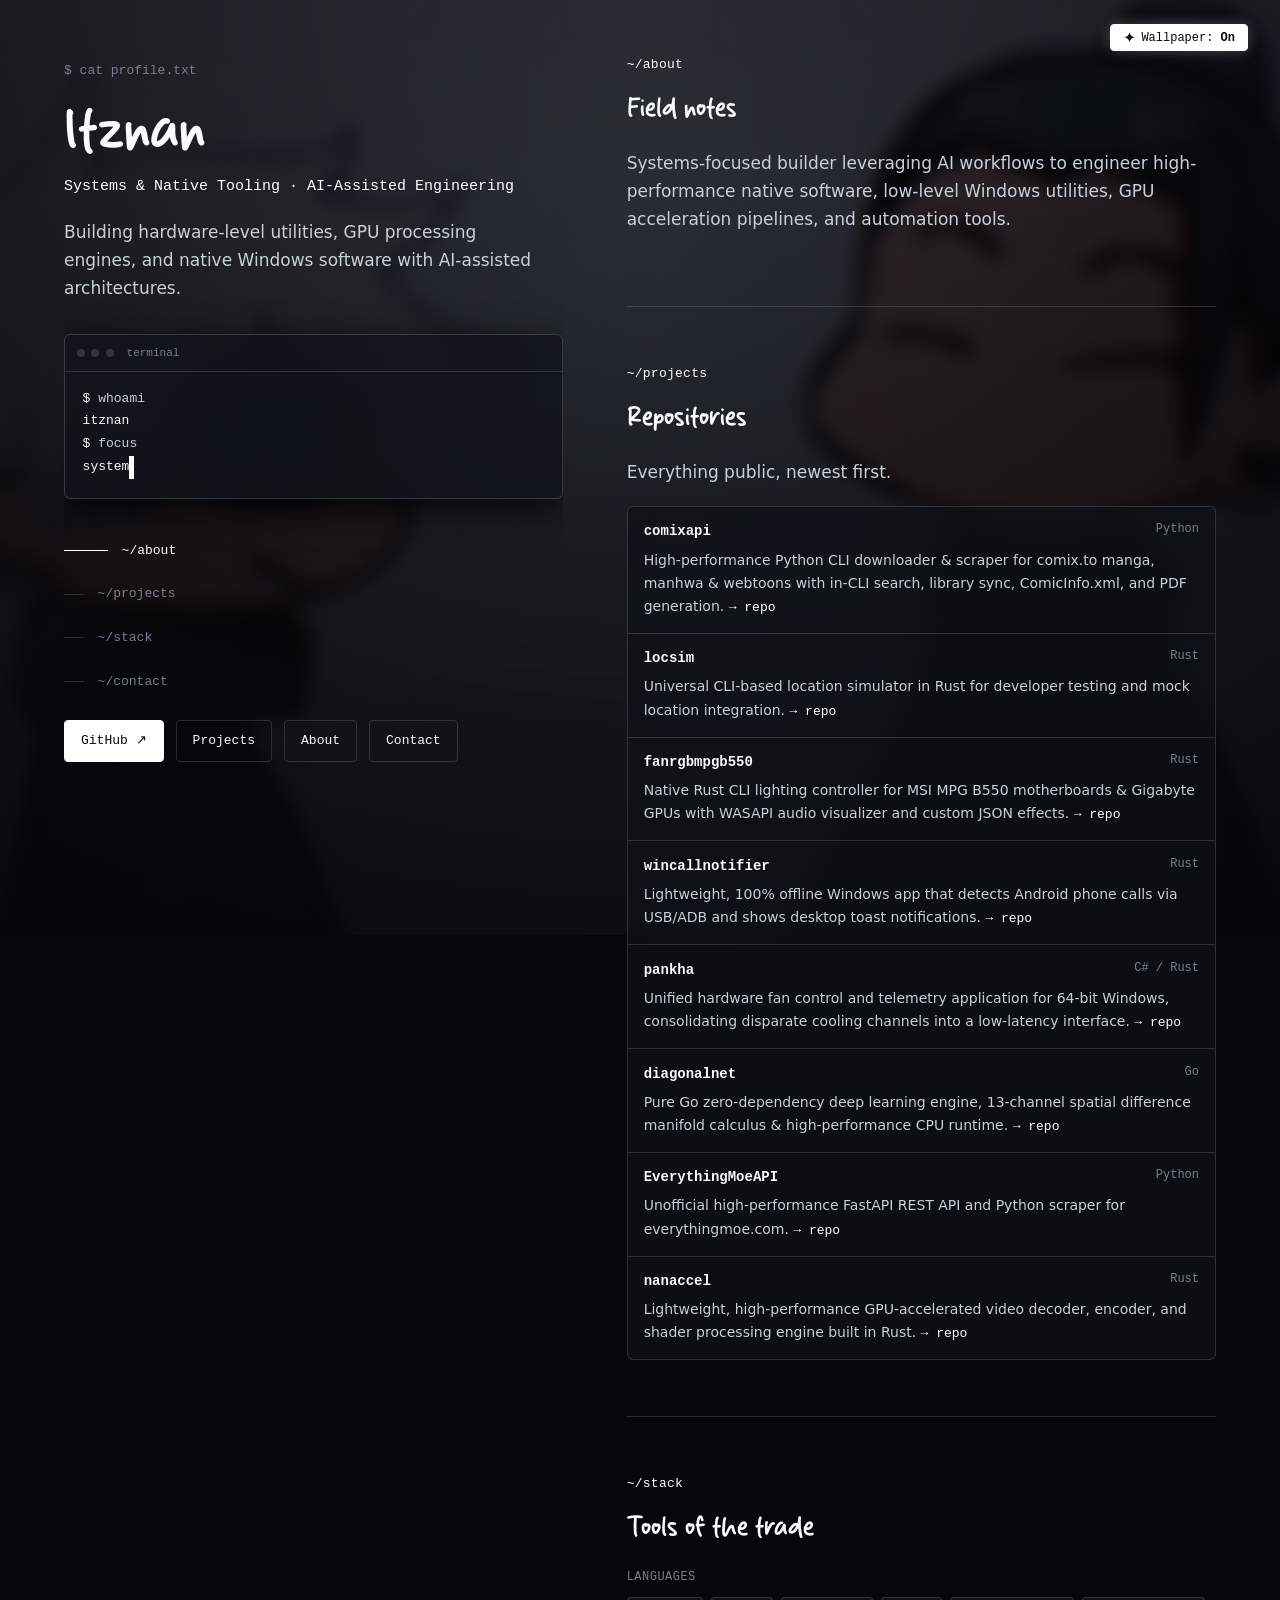
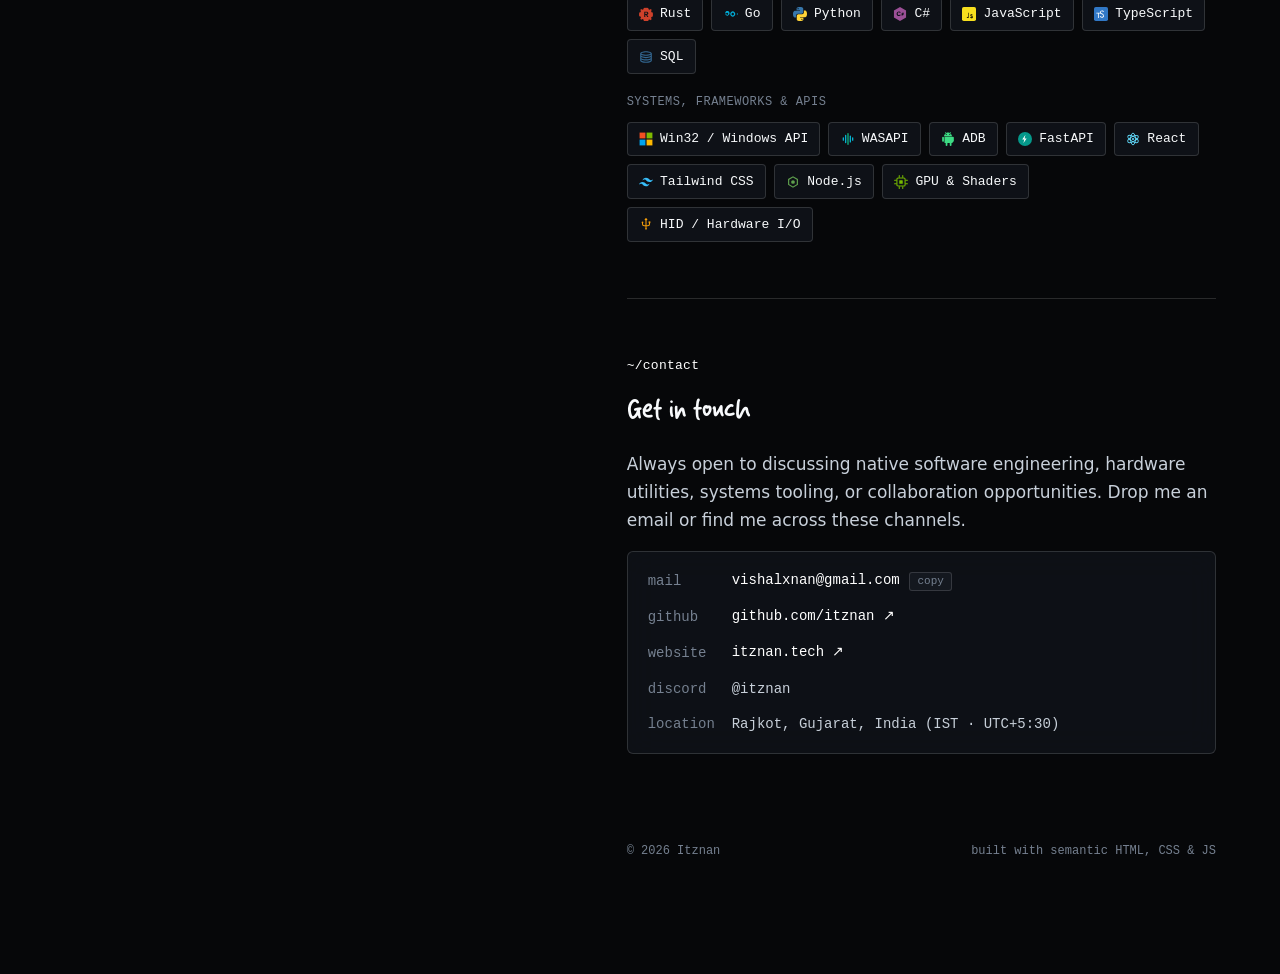
<file: index.html>
<!DOCTYPE html>
<html lang="en">
<head>
<meta charset="UTF-8">
<meta name="viewport" content="width=device-width, initial-scale=1.0">
<meta name="description" content="Itznan — Systems, native Windows utilities, low-level tooling, and AI-assisted engineering.">
<meta name="color-scheme" content="dark">
<title>Itznan — Systems &amp; Native Tooling</title>

<!-- Canonical URL -->
<link rel="canonical" href="https://itznan.tech/">

<!-- Open Graph / Facebook -->
<meta property="og:type" content="website">
<meta property="og:url" content="https://itznan.tech/">
<meta property="og:title" content="Itznan — Systems &amp; Native Tooling">
<meta property="og:description" content="Systems, native Windows utilities, low-level tooling, and AI-assisted engineering.">
<meta property="og:image" content="https://itznan.tech/831761802_18124754218919785_3918387932754660524_n.jpg">

<!-- Twitter Card -->
<meta name="twitter:card" content="summary_large_image">
<meta name="twitter:url" content="https://itznan.tech/">
<meta name="twitter:title" content="Itznan — Systems &amp; Native Tooling">
<meta name="twitter:description" content="Systems, native Windows utilities, low-level tooling, and AI-assisted engineering.">
<meta name="twitter:image" content="https://itznan.tech/831761802_18124754218919785_3918387932754660524_n.jpg">

<!-- Structured Data (JSON-LD) -->
<script type="application/ld+json">
{
  "@context": "https://schema.org",
  "@type": "Person",
  "name": "Itznan",
  "url": "https://itznan.tech/",
  "jobTitle": "Systems & Native Software Engineer",
  "sameAs": [
    "https://github.com/itznan"
  ],
  "description": "Systems, native Windows utilities, low-level tooling, and AI-assisted engineering."
}
</script>

<link rel="icon" type="image/svg+xml" href="data:image/svg+xml,%3Csvg xmlns='http://www.w3.org/2000/svg' viewBox='0 0 32 32'%3E%3Crect width='32' height='32' rx='6' fill='%230A0C0E'/%3E%3Cpath d='M7 10 L13 16 L7 22' fill='none' stroke='%236d94a8' stroke-width='2.5' stroke-linecap='round' stroke-linejoin='round'/%3E%3Cline x1='16' y1='22' x2='25' y2='22' stroke='%236d94a8' stroke-width='2.5' stroke-linecap='round'/%3E%3C/svg%3E">
<meta name="theme-color" content="#060709" id="meta-theme-color">
<link rel="stylesheet" href="style.css?v=6">
<script>
  try {
    if (localStorage.getItem('itznan_wallpaper_theme') === 'disabled') {
      document.documentElement.setAttribute('data-theme', 'default');
    } else {
      document.documentElement.setAttribute('data-theme', 'anime-wallpaper');
    }
  } catch (e) {}
</script>
</head>
<body class="wallpaper-active">
<script>
  if (document.documentElement.getAttribute('data-theme') === 'default') {
    document.body.classList.remove('wallpaper-active');
  }
</script>

<!-- Blurred Anime Wallpaper Background Container -->
<div id="wallpaper-bg" class="wallpaper-bg" aria-hidden="true">
  <div class="wallpaper-img"></div>
  <div class="wallpaper-overlay"></div>
</div>

<!-- Floating Wallpaper Toggle Button (Desktop) -->
<button type="button" class="wallpaper-toggle wallpaper-float js-wallpaper-toggle active" aria-pressed="true" title="Disable anime wallpaper theme">
  <span class="wp-icon" aria-hidden="true">✦</span>
  <span class="wp-label">Wallpaper: <span class="wp-status">On</span></span>
</button>

<nav class="topbar">
  <a class="home" href="#top">~/itznan</a>
  <div class="topbar-right">
    <ul>
      <li><a href="#about">about</a></li>
      <li><a href="#projects">projects</a></li>
      <li><a href="#stack">stack</a></li>
      <li><a href="#contact">contact</a></li>
    </ul>
    <button type="button" class="wallpaper-toggle js-wallpaper-toggle active" aria-pressed="true" title="Disable anime wallpaper theme">
      <span class="wp-icon" aria-hidden="true">✦</span>
      <span class="wp-label">Wallpaper: <span class="wp-status">On</span></span>
    </button>
  </div>
</nav>

<div class="split-layout">
  <!-- Left Side: Fixed Profile & Navigation (Sticky on desktop) -->
  <aside class="split-left">
    <header class="hero" id="top">
      <p class="eyebrow t-shimmer" data-text="$ cat profile.txt">$ cat profile.txt</p>
      <h1 class="name">Itznan</h1>
      <p class="role">Systems &amp; Native Tooling · AI-Assisted Engineering</p>
      <p class="blurb">Building hardware-level utilities, GPU processing engines, and native Windows software with AI-assisted architectures.</p>

      <div class="terminal">
        <div class="bar"><span class="dot"></span><span class="dot"></span><span class="dot"></span><span class="label">terminal</span></div>
        <pre id="typed" aria-label="whoami returns itznan; focus returns systems, native tools and ai workflows"></pre>
      </div>

      <nav class="side-nav" aria-label="Page sections">
        <ul>
          <li><a href="#about" class="side-link"><span class="side-indicator"></span><span class="side-text">~/about</span></a></li>
          <li><a href="#projects" class="side-link"><span class="side-indicator"></span><span class="side-text">~/projects</span></a></li>
          <li><a href="#stack" class="side-link"><span class="side-indicator"></span><span class="side-text">~/stack</span></a></li>
          <li><a href="#contact" class="side-link"><span class="side-indicator"></span><span class="side-text">~/contact</span></a></li>
        </ul>
      </nav>

      <div class="cta-row">
        <a class="btn primary" href="https://github.com/itznan" target="_blank" rel="noopener">GitHub ↗</a>
        <a class="btn" href="#projects">Projects</a>
        <a class="btn" href="#about">About</a>
        <a class="btn" href="#contact">Contact</a>
      </div>
    </header>
  </aside>

  <!-- Right Side: Scrollable Content (About, Repositories, Stack, Contact) -->
  <main class="split-right">
    <section id="about">
      <span class="path">~/about</span>
      <h2>Field notes</h2>
      <p class="lede">
        Systems-focused builder leveraging AI workflows to engineer high-performance native software, low-level Windows utilities, GPU acceleration pipelines, and automation tools.
      </p>
    </section>

    <section id="projects" class="wide">
      <span class="path">~/projects</span>
      <h2>Repositories</h2>
      <p class="lede" style="margin-bottom: 1.25rem;">Everything public, newest first.</p>

      <div class="repo-list">
        <div class="repo-row">
          <a class="repo-name" href="https://github.com/itznan/comixapi" target="_blank" rel="noopener">comixapi</a>
          <span class="repo-lang">Python</span>
          <p class="repo-note">High-performance Python CLI downloader &amp; scraper for comix.to manga, manhwa &amp; webtoons with in-CLI search, library sync, ComicInfo.xml, and PDF generation. <a href="https://github.com/itznan/comixapi" target="_blank" rel="noopener">→ repo</a></p>
        </div>
        <div class="repo-row">
          <a class="repo-name" href="https://github.com/itznan/locsim" target="_blank" rel="noopener">locsim</a>
          <span class="repo-lang">Rust</span>
          <p class="repo-note">Universal CLI-based location simulator in Rust for developer testing and mock location integration. <a href="https://github.com/itznan/locsim" target="_blank" rel="noopener">→ repo</a></p>
        </div>
        <div class="repo-row">
          <a class="repo-name" href="https://github.com/itznan/fanrgbmpgb550" target="_blank" rel="noopener">fanrgbmpgb550</a>
          <span class="repo-lang">Rust</span>
          <p class="repo-note">Native Rust CLI lighting controller for MSI MPG B550 motherboards &amp; Gigabyte GPUs with WASAPI audio visualizer and custom JSON effects. <a href="https://github.com/itznan/fanrgbmpgb550" target="_blank" rel="noopener">→ repo</a></p>
        </div>
        <div class="repo-row">
          <a class="repo-name" href="https://github.com/itznan/wincallnotifier" target="_blank" rel="noopener">wincallnotifier</a>
          <span class="repo-lang">Rust</span>
          <p class="repo-note">Lightweight, 100% offline Windows app that detects Android phone calls via USB/ADB and shows desktop toast notifications. <a href="https://github.com/itznan/wincallnotifier" target="_blank" rel="noopener">→ repo</a></p>
        </div>
        <div class="repo-row">
          <a class="repo-name" href="https://github.com/itznan/pankha" target="_blank" rel="noopener">pankha</a>
          <span class="repo-lang">C# / Rust</span>
          <p class="repo-note">Unified hardware fan control and telemetry application for 64-bit Windows, consolidating disparate cooling channels into a low-latency interface. <a href="https://github.com/itznan/pankha" target="_blank" rel="noopener">→ repo</a></p>
        </div>
        <div class="repo-row">
          <a class="repo-name" href="https://github.com/itznan/diagonalnet" target="_blank" rel="noopener">diagonalnet</a>
          <span class="repo-lang">Go</span>
          <p class="repo-note">Pure Go zero-dependency deep learning engine, 13-channel spatial difference manifold calculus &amp; high-performance CPU runtime. <a href="https://github.com/itznan/diagonalnet" target="_blank" rel="noopener">→ repo</a></p>
        </div>
        <div class="repo-row">
          <a class="repo-name" href="https://github.com/itznan/EverythingMoeAPI" target="_blank" rel="noopener">EverythingMoeAPI</a>
          <span class="repo-lang">Python</span>
          <p class="repo-note">Unofficial high-performance FastAPI REST API and Python scraper for everythingmoe.com. <a href="https://github.com/itznan/EverythingMoeAPI" target="_blank" rel="noopener">→ repo</a></p>
        </div>
        <div class="repo-row">
          <a class="repo-name" href="https://github.com/itznan/nanaccel" target="_blank" rel="noopener">nanaccel</a>
          <span class="repo-lang">Rust</span>
          <p class="repo-note">Lightweight, high-performance GPU-accelerated video decoder, encoder, and shader processing engine built in Rust. <a href="https://github.com/itznan/nanaccel" target="_blank" rel="noopener">→ repo</a></p>
        </div>
      </div>
    </section>

    <section id="stack">
      <span class="path">~/stack</span>
      <h2>Tools of the trade</h2>
      <div class="stack-groups">
        <div class="stack-group">
          <div class="glabel">Languages</div>
          <div class="stack-chips">
            <span class="chip"><svg viewBox="0 0 24 24" aria-hidden="true"><path fill="#CE412B" d="M23.834 11.999a11.996 11.996 0 0 0-.258-2.474l-2.164-.522a9.775 9.775 0 0 0-.82-1.98l1.378-1.74a12.032 12.032 0 0 0-1.89-1.89l-1.74 1.378a9.775 9.775 0 0 0-1.98-.82l-.522-2.164A12.012 12.012 0 0 0 12 1.529a12.01 12.01 0 0 0-3.838.258l-.522 2.164a9.775 9.775 0 0 0-1.98.82L3.92 3.393a12.032 12.032 0 0 0-1.89 1.89l1.378 1.74a9.775 9.775 0 0 0-.82 1.98l-2.164.522A12.012 12.012 0 0 0 .166 12a12.01 12.01 0 0 0 .258 3.838l2.164.522a9.775 9.775 0 0 0 .82 1.98l-1.378 1.74a12.032 12.032 0 0 0 1.89 1.89l1.74-1.378a9.775 9.775 0 0 0 1.98.82l.522 2.164A12.01 12.01 0 0 0 12 24.471a12.012 12.012 0 0 0 3.838-.258l.522-2.164a9.775 9.775 0 0 0 1.98-.82l1.74 1.378a12.032 12.032 0 0 0 1.89-1.89l-1.378-1.74a9.775 9.775 0 0 0 .82-1.98l2.164-.522a11.996 11.996 0 0 0 .258-2.474zM9 8h3.8c1.8 0 3.2 1.1 3.2 2.8 0 1.3-.8 2.3-2 2.7l2.2 3.5h-2.1l-1.9-3.2H10.8V17H9V8zm1.8 4.2h1.8c.8 0 1.4-.5 1.4-1.3 0-.8-.6-1.3-1.4-1.3h-1.8v2.6z"/></svg>Rust</span>
            <span class="chip"><svg viewBox="0 0 24 24" aria-hidden="true"><path fill="#00ADD8" d="M1.984 10.606c.032-.784.285-1.547.747-2.193.46-.644 1.107-1.129 1.848-1.385.74-.256 1.55-.262 2.296-.017.747.245 1.4.721 1.868 1.36.467.639.73 1.396.764 2.181a4.238 4.238 0 0 1-.72 2.39 4.347 4.347 0 0 1-1.875 1.558c-.76.326-1.603.385-2.398.17a4.267 4.267 0 0 1-2.072-1.28 4.148 4.148 0 0 1-.458-.784h2.247c.2.297.49.528.83.659.34.13.712.146 1.061.045.35-.1.65-.316.857-.615.207-.3.308-.66.287-1.025a1.86 1.86 0 0 0-.44-1.168 1.933 1.933 0 0 0-1.127-.613 2.054 2.054 0 0 0-1.295.228 1.91 1.91 0 0 0-.825.965H1.984zm8.683 1.442a4.342 4.342 0 0 1 1.258-3.084 4.35 4.35 0 0 1 6.136.002 4.34 4.34 0 0 1 1.256 3.082 4.336 4.336 0 0 1-1.26 3.084 4.348 4.348 0 0 1-6.134 0 4.336 4.336 0 0 1-1.256-3.084zm2.14 0c0 .604.225 1.184.629 1.625.403.44.954.693 1.534.704.58.01 1.139-.224 1.557-.653.418-.429.658-1.002.668-1.601-.01-.598-.25-1.171-.668-1.6-.418-.428-.977-.662-1.557-.652-.58.011-1.13.264-1.534.704-.404.441-.63 1.021-.629 1.625zM22.04 11.02h1.96v1.92h-1.96v-1.92z"/></svg>Go</span>
            <span class="chip"><svg viewBox="0 0 24 24" aria-hidden="true"><path fill="#3776AB" d="M11.914 0C5.82 0 6.2 2.656 6.2 2.656l.006 2.75h5.81v.825H3.85S0 5.79 0 11.908c0 6.12 3.36 5.914 3.36 5.914h2.006v-2.82s-.108-3.36 3.308-3.36h5.688s3.2 0 3.2-3.14V3.14S18.01 0 11.914 0zM8.7 1.848a1.006 1.006 0 1 1 0 2.012 1.006 1.006 0 0 1 0-2.012z"/><path fill="#FFD438" d="M12.086 24c6.094 0 5.714-2.656 5.714-2.656l-.006-2.75h-5.81v-.825h8.166S24 18.21 24 12.092c0-6.12-3.36-5.914-3.36-5.914h-2.006v2.82s.108 3.36-3.308 3.36H9.638s-3.2 0-3.2 3.14v5.362S5.99 24 12.086 24zm3.214-1.848a1.006 1.006 0 1 1 0-2.012 1.006 1.006 0 0 1 0 2.012z"/></svg>Python</span>
            <span class="chip"><svg viewBox="0 0 24 24" aria-hidden="true"><path fill="#9B4F96" d="M12 0L1.6 6v12L12 24l10.4-6V6L12 0zm-1.8 15.5c-2.4 0-4-1.6-4-4s1.6-4 4-4c1.4 0 2.5.6 3.1 1.6l-1.5 1.1c-.4-.6-1-1-1.6-1-1.3 0-2.1 1-2.1 2.3s.8 2.3 2.1 2.3c.7 0 1.3-.4 1.7-1l1.5 1c-.7 1.1-1.8 1.7-3.2 1.7zm6.8-.7h-.7l.2-1.3h-.9l-.2 1.3h-.6l.2-1.3h-1l.1-.7h1l.2-1.2h-.9l.1-.7h1l.2-1.3h.7l-.2 1.3h.9l.2-1.3h.7l-.2 1.3h1l-.1.7h-1l-.2 1.2h.9l-.1.7h-1l-.2 1.3zm-1.6-2l.2-1.2h-.9l-.2 1.2h.9z"/></svg>C#</span>
            <span class="chip"><svg viewBox="0 0 24 24" aria-hidden="true"><rect width="24" height="24" rx="3" fill="#F7DF1E"/><path fill="#000000" d="M11.5 17.5c0 .9-.5 1.5-1.5 1.5-1.1 0-1.7-.6-2.1-1.4l1.4-.9c.2.4.4.7.7.7.3 0 .5-.2.5-.5V10h1v7.5zm7 0c0 1.2-.9 1.7-2 1.7-1.3 0-2.1-.8-2.5-1.7l1.4-.8c.3.5.6.9 1.1.9.4 0 .7-.2.7-.5 0-.4-.3-.6-1.1-.9-1.2-.5-1.8-1.1-1.8-2 0-1.1.9-1.8 2-1.8 1 0 1.7.5 2.1 1.3l-1.3.8c-.2-.4-.5-.6-.8-.6-.3 0-.6.2-.6.4 0 .3.2.5.9.8 1.4.5 2 1.1 2 2.6z"/></svg>JavaScript</span>
            <span class="chip"><svg viewBox="0 0 24 24" aria-hidden="true"><rect width="24" height="24" rx="3" fill="#3178C6"/><path fill="#FFFFFF" d="M11 11.2H8.2V19H6.8v-7.8H4V10h7v1.2zm6.2 3.6c0 2.5-1.8 3.5-3.7 3.5-2 0-3.3-1.1-3.6-2.4l1.4-.6c.2.8 1 1.6 2.2 1.6 1.1 0 2.1-.6 2.1-2 0-1.4-1.2-1.9-2.4-2.4-1.6-.7-2.9-1.5-2.9-3.2 0-2.1 1.7-3.4 3.4-3.4 1.7 0 2.9.9 3.3 2.2l-1.4.6c-.2-.7-.9-1.4-1.9-1.4-1.1 0-1.9.7-1.9 1.7 0 1.1.8 1.6 2.1 2.1 1.7.8 2.8 1.6 2.8 3.7z"/></svg>TypeScript</span>
            <span class="chip"><svg viewBox="0 0 24 24" aria-hidden="true"><path fill="#336791" d="M12 2C6.48 2 2 3.79 2 6v12c0 2.21 4.48 4 10 4s10-1.79 10-4V6c0-2.21-4.48-4-10-4zm0 2c4.42 0 8 1.34 8 2s-3.58 2-8 2-8-1.34-8-2 3.58-2 8-2zm8 6c0 .66-3.58 2-8 2s-8-1.34-8-2V8.2c1.9 1.1 4.8 1.8 8 1.8s6.1-.7 8-1.8V10zm0 4c0 .66-3.58 2-8 2s-8-1.34-8-2v-1.8c1.9 1.1 4.8 1.8 8 1.8s6.1-.7 8-1.8V14zm0 4c0 .66-3.58 2-8 2s-8-1.34-8-2v-1.8c1.9 1.1 4.8 1.8 8 1.8s6.1-.7 8-1.8V18z"/></svg>SQL</span>
          </div>
        </div>
        <div class="stack-group">
          <div class="glabel">Systems, Frameworks &amp; APIs</div>
          <div class="stack-chips">
            <span class="chip"><svg viewBox="0 0 24 24" aria-hidden="true"><path fill="#F25022" d="M1 1h10v10H1z"/><path fill="#7FBA00" d="M13 1h10v10H13z"/><path fill="#00A4EF" d="M1 13h10v10H1z"/><path fill="#FFB900" d="M13 13h10v10H13z"/></svg>Win32 / Windows API</span>
            <span class="chip"><svg viewBox="0 0 24 24" aria-hidden="true" fill="none" stroke-width="2.2" stroke-linecap="round"><path stroke="#06B6D4" d="M4 10v4M8 6v12"/><path stroke="#10B981" d="M12 3v18"/><path stroke="#06B6D4" d="M16 7v10M20 10v4"/></svg>WASAPI</span>
            <span class="chip"><svg viewBox="0 0 24 24" aria-hidden="true"><path fill="#3DDC84" d="M6 18c0 .55.45 1 1 1h1v3.5c0 .83.67 1.5 1.5 1.5s1.5-.67 1.5-1.5V19h4v3.5c0 .83.67 1.5 1.5 1.5s1.5-.67 1.5-1.5V19h1c.55 0 1-.45 1-1V8H6v10zM3.5 8C2.67 8 2 8.67 2 9.5v6c0 .83.67 1.5 1.5 1.5S5 16.33 5 15.5v-6C5 8.67 4.33 8 3.5 8zm17 0c-.83 0-1.5.67-1.5 1.5v6c0 .83.67 1.5 1.5 1.5s1.5-.67 1.5-1.5v-6c0-.83-.67-1.5-1.5-1.5zm-4.97-5.84l1.3-1.3a.49.49 0 0 0 0-.7.49.49 0 0 0-.7 0l-1.47 1.47C13.73 1.24 12.89 1 12 1s-1.73.24-2.66.63L7.87.16a.49.49 0 0 0-.7 0 .49.49 0 0 0 0 .7l1.3 1.3C6.67 3.23 5.4 5.06 5.15 7.25h13.7c-.25-2.19-1.52-4.02-3.32-5.09zM9 5c-.55 0-1-.45-1-1s.45-1 1-1 1 .45 1 1-.45 1-1 1zm6 0c-.55 0-1-.45-1-1s.45-1 1-1 1 .45 1 1-.45 1-1 1z"/></svg>ADB</span>
            <span class="chip"><svg viewBox="0 0 24 24" aria-hidden="true"><circle cx="12" cy="12" r="12" fill="#05998B"/><path fill="#FFFFFF" d="M12.8 4.8l-1.6 6.4h3.6l-5.6 8 1.6-6.4H7.2z"/></svg>FastAPI</span>
            <span class="chip"><svg viewBox="0 0 24 24" aria-hidden="true"><ellipse cx="12" cy="12" rx="10" ry="4.2" fill="none" stroke="#61DAFB" stroke-width="1.6" transform="rotate(30 12 12)"/><ellipse cx="12" cy="12" rx="10" ry="4.2" fill="none" stroke="#61DAFB" stroke-width="1.6" transform="rotate(90 12 12)"/><ellipse cx="12" cy="12" rx="10" ry="4.2" fill="none" stroke="#61DAFB" stroke-width="1.6" transform="rotate(150 12 12)"/><circle cx="12" cy="12" r="1.8" fill="#61DAFB"/></svg>React</span>
            <span class="chip"><svg viewBox="0 0 24 24" aria-hidden="true"><path fill="#38BDF8" d="M12.001 4.8c-3.2 0-5.2 1.6-6 4.8 1.2-1.6 2.6-2.2 4.2-1.8.913.228 1.565.89 2.288 1.624C13.666 10.618 15.027 12 18.001 12c3.2 0 5.2-1.6 6-4.8-1.2 1.6-2.6 2.2-4.2 1.8-.913-.228-1.565-.89-2.288-1.624C16.337 6.182 14.976 4.8 12.001 4.8zm-6 7.2c-3.2 0-5.2 1.6-6 4.8 1.2-1.6 2.6-2.2 4.2-1.8.913.228 1.565.89 2.288 1.624 1.177 1.194 2.538 2.576 5.512 2.576 3.2 0 5.2-1.6 6-4.8-1.2 1.6-2.6 2.2-4.2 1.8-.913-.228-1.565-.89-2.288-1.624C10.337 13.382 8.976 12 6.001 12z"/></svg>Tailwind CSS</span>
            <span class="chip"><svg viewBox="0 0 24 24" aria-hidden="true"><path fill="#5FA04E" d="M12 2.1l8.5 4.9v9.8L12 21.7 3.5 16.8V7L12 2.1zm0 2.3L5.5 8.1v7.6l6.5 3.8 6.5-3.8V8.1L12 4.4z"/><circle cx="12" cy="12" r="3.2" fill="#5FA04E"/></svg>Node.js</span>
            <span class="chip"><svg viewBox="0 0 24 24" aria-hidden="true"><rect x="5" y="5" width="14" height="14" rx="2" fill="none" stroke="#76B900" stroke-width="1.8"/><rect x="9" y="9" width="6" height="6" rx="1" fill="#76B900"/><path stroke="#76B900" stroke-width="1.8" stroke-linecap="round" d="M9 1v3M15 1v3M9 20v3M15 20v3M1 9h3M1 15h3M20 9h3M20 15h3"/></svg>GPU &amp; Shaders</span>
            <span class="chip"><svg viewBox="0 0 24 24" aria-hidden="true"><circle cx="12" cy="4" r="2" fill="#F59E0B"/><circle cx="6" cy="9" r="1.5" fill="#F59E0B"/><rect x="16.5" y="7.5" width="3" height="3" fill="#F59E0B"/><path stroke="#F59E0B" stroke-width="1.8" stroke-linecap="round" fill="none" d="M12 6v12M6 10.5v1.5a3 3 0 0 0 3 3h3m6-4.5v1.5a3 3 0 0 1-3 3h-3"/><circle cx="12" cy="20" r="1.5" fill="#F59E0B"/></svg>HID / Hardware I/O</span>
          </div>
        </div>
      </div>
    </section>

    <section id="contact">
      <span class="path">~/contact</span>
      <h2>Get in touch</h2>
      <p class="lede">
        Always open to discussing native software engineering, hardware utilities, systems tooling, or collaboration opportunities. Drop me an email or find me across these channels.
      </p>

      <div class="contact-block">
        <div class="contact-row">
          <span class="k">mail</span>
          <div class="contact-val-wrap">
            <a href="mailto:vishalxnan@gmail.com">vishalxnan@gmail.com</a>
            <button type="button" class="copy-btn" data-copy="vishalxnan@gmail.com" title="Copy email address">copy</button>
          </div>
        </div>
        <div class="contact-row">
          <span class="k">github</span>
          <div class="contact-val-wrap">
            <a href="https://github.com/itznan" target="_blank" rel="noopener">github.com/itznan ↗</a>
          </div>
        </div>
        <div class="contact-row">
          <span class="k">website</span>
          <div class="contact-val-wrap">
            <a href="https://itznan.tech/" target="_blank" rel="noopener">itznan.tech ↗</a>
          </div>
        </div>
        <div class="contact-row">
          <span class="k">discord</span>
          <div class="contact-val-wrap">
            <span class="val-text">@itznan</span>
          </div>
        </div>
        <div class="contact-row">
          <span class="k">location</span>
          <div class="contact-val-wrap">
            <span class="val-text">Rajkot, Gujarat, India (IST · UTC+5:30)</span>
          </div>
        </div>
      </div>
    </section>

    <footer>
      <span>© 2026 Itznan</span>
      <span>built with semantic HTML, CSS &amp; JS</span>
    </footer>
  </main>
</div>

<script src="script.js?v=5"></script>
</body>
</html>
</file>
<file: style.css>
@font-face {
  font-family: "Melon Tea";
  src: url("Melon Tea.otf") format("opentype");
  font-weight: 100 900;
  font-style: normal;
  font-display: swap;
}

:root {
  /* Midnight Slate Theme */
  --bg: #0A0C0E;
  --bg-raised: #192125;
  --bg-subtle: #131a1e;
  --ink: #e8edf0;
  --ink-soft: #8fa5b0;
  --ink-faint: #4B6270;
  --rule: #2F3D46;
  --rule-light: #3d4f5b;
  --accent: #6d94a8;
  --accent-base: #587384;
  --accent-ink: #0A0C0E;
  --shadow: 0 4px 20px rgba(10, 12, 14, 0.7);

  --font-display: "Melon Tea", "Iowan Old Style", "Palatino Linotype", Palatino, "Book Antiqua", Georgia, serif;
  --font-mono: ui-monospace, "SF Mono", "Cascadia Mono", "Segoe UI Mono", Consolas, "Roboto Mono", "Liberation Mono", monospace;
  --font-body: system-ui, -apple-system, "Segoe UI", Roboto, "Helvetica Neue", Arial, sans-serif;

  --container: 42rem;
  --container-wide: 46rem;

  /* ── Motion tokens from transitions.dev ── */
  --duration-micro: 80ms;
  --duration-quick: 150ms;
  --duration-fast: 250ms;
  --duration-medium: 350ms;
  --duration-slow: 400ms;
  --ease-smooth-out: cubic-bezier(0.22, 1, 0.36, 1);
  --ease-in-out: ease-in-out;
  --ease-bounce-strong: cubic-bezier(0.34, 3.85, 0.64, 1);
}

/* ── Anime Monochrome Wallpaper Theme ── */
body.wallpaper-active,
html[data-theme="anime-wallpaper"] body {
  --bg: #060709;
  --bg-raised: rgba(18, 20, 26, 0.78);
  --bg-subtle: rgba(26, 30, 38, 0.65);
  --ink: #f8fafc;
  --ink-soft: #c8d0da;
  --ink-faint: #758090;
  --rule: rgba(255, 255, 255, 0.14);
  --rule-light: rgba(255, 255, 255, 0.28);
  --accent: #ffffff;
  --accent-base: #cbd5e1;
  --accent-ink: #060709;
  --shadow: 0 12px 36px rgba(0, 0, 0, 0.9);
}

* { box-sizing: border-box; }

html {
  scroll-behavior: smooth;
  scroll-padding-top: 4.5rem;
}

body {
  margin: 0;
  background: var(--bg);
  color: var(--ink);
  font-family: var(--font-body);
  font-size: 1.0625rem;
  line-height: 1.65;
  -webkit-font-smoothing: antialiased;
  transition: background-color var(--duration-medium) var(--ease-smooth-out),
              color var(--duration-medium) var(--ease-smooth-out);
}

@media (prefers-reduced-motion: reduce) {
  html, body { scroll-behavior: auto; }
  * { animation-duration: 0.001ms !important; animation-iteration-count: 1 !important; transition-duration: 0.001ms !important; }
}

h1, h2, h3 { font-family: var(--font-display); font-weight: normal; text-wrap: balance; margin: 0; }
a { color: inherit; }
a:focus-visible, button:focus-visible { outline: 2px solid var(--accent); outline-offset: 3px; border-radius: 2px; }

.path {
  font-family: var(--font-mono);
  font-size: 0.8125rem;
  letter-spacing: 0.02em;
  color: var(--accent);
}

/* ---------- nav ---------- */
nav.topbar {
  position: sticky;
  top: 0;
  z-index: 10;
  display: flex;
  align-items: center;
  justify-content: space-between;
  gap: 1rem;
  padding: 0.9rem clamp(1.25rem, 4vw, 2.5rem);
  background: color-mix(in srgb, var(--bg) 88%, transparent);
  backdrop-filter: blur(8px);
  -webkit-backdrop-filter: blur(8px);
  border-bottom: 1px solid var(--rule);
  font-family: var(--font-mono);
  font-size: 0.8125rem;
}
nav.topbar .home { color: var(--accent); text-decoration: none; white-space: nowrap; font-weight: 600; }
nav.topbar ul { list-style: none; display: flex; gap: clamp(0.9rem, 2vw, 1.5rem); margin: 0; padding: 0; flex-wrap: wrap; }
nav.topbar a {
  text-decoration: none;
  color: var(--ink-soft);
  position: relative;
  padding-bottom: 2px;
  transition: color var(--duration-quick) var(--ease-smooth-out);
}
nav.topbar a:hover { color: var(--ink); }
nav.topbar a.active { color: var(--ink); font-weight: 600; }
nav.topbar a::after {
  content: ""; position: absolute; left: 0; right: 100%; bottom: 0; height: 1px;
  background: var(--accent);
  transition: right var(--duration-fast) var(--ease-smooth-out);
}
nav.topbar a:hover::after,
nav.topbar a.active::after { right: 0; }

/* ---------- hero ---------- */
header.hero {
  max-width: var(--container-wide);
  margin: 0 auto;
  padding: clamp(2.75rem, 7vw, 5rem) clamp(1.25rem, 4vw, 2.5rem) clamp(2rem, 5vw, 3rem);
}
.eyebrow {
  font-family: var(--font-mono);
  font-size: 0.8125rem;
  color: var(--ink-faint);
  margin: 0 0 0.9rem;
}

/* Shimmer text from transitions.dev */
.t-shimmer {
  position: relative;
  display: inline-block;
}
.t-shimmer::before {
  content: attr(data-text);
  position: absolute;
  inset: 0;
  pointer-events: none;
  background-image: linear-gradient(
    90deg,
    transparent 0%,
    transparent 35%,
    var(--accent) 50%,
    transparent 65%,
    transparent 100%
  );
  background-size: 300% 100%;
  background-repeat: no-repeat;
  -webkit-background-clip: text;
  background-clip: text;
  color: transparent;
  -webkit-text-fill-color: transparent;
  animation: t-shimmer 3.5s linear infinite;
}
@keyframes t-shimmer {
  0% { background-position: 120% 0; }
  100% { background-position: -120% 0; }
}

h1.name { font-size: clamp(2.4rem, 4vw + 1rem, 3.75rem); line-height: 1.1; letter-spacing: normal; }
.role {
  font-family: var(--font-mono);
  font-size: 0.9375rem;
  color: var(--accent);
  margin: 0.85rem 0 0;
}
.blurb { max-width: 44ch; margin: 1.1rem 0 0; color: var(--ink-soft); }

.terminal {
  margin-top: 2rem;
  background: var(--bg-raised);
  border: 1px solid var(--rule);
  border-radius: 6px;
  box-shadow: var(--shadow);
  max-width: 32rem;
  overflow: hidden;
  transition: border-color var(--duration-medium) var(--ease-smooth-out), box-shadow var(--duration-medium) var(--ease-smooth-out);
}
.terminal:hover {
  border-color: color-mix(in srgb, var(--accent) 40%, var(--rule));
}
.terminal .bar {
  display: flex; gap: 0.4rem; align-items: center;
  padding: 0.55rem 0.75rem;
  border-bottom: 1px solid var(--rule);
}
.terminal .dot { width: 8px; height: 8px; border-radius: 50%; background: var(--rule); }
.terminal .label { margin-left: 0.4rem; font-family: var(--font-mono); font-size: 0.6875rem; color: var(--ink-faint); }
.terminal pre {
  margin: 0; padding: 1rem 1.1rem 1.2rem;
  font-family: var(--font-mono); font-size: 0.8125rem; line-height: 1.75;
  color: var(--ink-soft); white-space: pre-wrap; min-height: 6.5rem;
}
.terminal .prompt { color: var(--accent); }
.terminal .out { color: var(--ink); }
.cursor { display: inline-block; width: 0.55ch; background: var(--accent); animation: blink 1s steps(1) infinite; }
@media (prefers-reduced-motion: reduce) { .cursor { animation: none; } }
@keyframes blink { 0%, 49% { opacity: 1; } 50%, 100% { opacity: 0; } }

.cta-row { display: flex; gap: 0.75rem; margin-top: 1.75rem; flex-wrap: wrap; }
.btn {
  font-family: var(--font-mono);
  font-size: 0.8125rem;
  text-decoration: none;
  padding: 0.55rem 1rem;
  border-radius: 4px;
  border: 1px solid var(--rule);
  color: var(--ink);
  transition: border-color var(--duration-quick) var(--ease-smooth-out),
              color var(--duration-quick) var(--ease-smooth-out),
              background var(--duration-quick) var(--ease-smooth-out),
              transform var(--duration-quick) var(--ease-smooth-out);
}
.btn.primary { background: var(--accent); border-color: var(--accent); color: var(--accent-ink); }
.btn.primary:hover { filter: brightness(1.08); transform: translateY(-1.5px); }
.btn:not(.primary):hover { border-color: var(--accent); color: var(--accent); transform: translateY(-1.5px); }

/* ---------- sections ---------- */
section { max-width: var(--container); margin: 0 auto; padding: clamp(2.5rem, 6vw, 3.5rem) clamp(1.25rem, 4vw, 2.5rem); border-top: 1px solid var(--rule); }
section.wide { max-width: var(--container-wide); }
section > .path { display: block; margin-bottom: 0.6rem; }
section h2 { font-size: clamp(1.4rem, 1vw + 1.1rem, 1.75rem); margin-bottom: 1.1rem; }
section > p.lede { color: var(--ink-soft); max-width: 62ch; }

/* ---------- repo list ---------- */
.repo-list { border: 1px solid var(--rule); border-radius: 6px; overflow: hidden; }
.repo-row {
  display: grid; grid-template-columns: 1fr auto; gap: 0.25rem 1rem;
  padding: 0.85rem 1rem; border-top: 1px solid var(--rule);
  font-size: 0.9rem;
  transition: background-color var(--duration-quick) var(--ease-smooth-out);
}
.repo-row:first-child { border-top: none; }
.repo-row:hover {
  background: color-mix(in srgb, var(--bg-raised) 70%, var(--bg));
}
.repo-row a.repo-name {
  font-family: var(--font-mono); font-size: 0.875rem; text-decoration: none; color: var(--ink);
  border-bottom: 1px solid transparent; font-weight: 600;
  transition: color var(--duration-quick) var(--ease-smooth-out), border-color var(--duration-quick) var(--ease-smooth-out);
}
.repo-row a.repo-name:hover { color: var(--accent); border-bottom-color: var(--accent); }
.repo-row .repo-lang { font-family: var(--font-mono); font-size: 0.75rem; color: var(--ink-faint); align-self: start; }
.repo-row .repo-note { grid-column: 1 / -1; color: var(--ink-soft); font-size: 0.875rem; margin: 0; }
.repo-row .repo-note a {
  font-family: var(--font-mono);
  font-size: 0.8125rem;
  color: var(--accent);
  text-decoration: none;
  border-bottom: 1px solid transparent;
  display: inline-block;
  transition: border-color var(--duration-quick) var(--ease-smooth-out), transform var(--duration-quick) var(--ease-smooth-out);
}
.repo-row .repo-note a:hover {
  border-bottom-color: var(--accent);
  transform: translateX(2px);
}

/* ---------- stack ---------- */
.stack-groups { display: flex; flex-direction: column; gap: 1.2rem; }
.stack-group .glabel { font-family: var(--font-mono); font-size: 0.75rem; text-transform: uppercase; letter-spacing: 0.04em; color: var(--ink-faint); margin-bottom: 0.55rem; }
.stack-chips { display: flex; flex-wrap: wrap; gap: 0.5rem; }
.chip {
  display: inline-flex;
  align-items: center;
  gap: 0.45rem;
  font-family: var(--font-mono); font-size: 0.8125rem;
  padding: 0.35rem 0.7rem; border-radius: 4px; background: var(--bg-raised); border: 1px solid var(--rule);
  color: var(--ink);
  transition: border-color var(--duration-quick) var(--ease-smooth-out),
              color var(--duration-quick) var(--ease-smooth-out),
              transform var(--duration-quick) var(--ease-smooth-out),
              background var(--duration-quick) var(--ease-smooth-out);
}
.chip svg {
  width: 14px;
  height: 14px;
  flex-shrink: 0;
  transition: transform var(--duration-quick) var(--ease-smooth-out);
}
.chip:hover {
  border-color: var(--accent);
  color: var(--accent);
  transform: translateY(-1.5px);
}
.chip:hover svg {
  transform: scale(1.1);
}

/* ---------- contact ---------- */
.contact-block {
  display: flex;
  flex-direction: column;
  gap: 0.75rem;
  background: var(--bg-raised);
  border: 1px solid var(--rule);
  border-radius: 6px;
  padding: 1.1rem 1.25rem;
}
.contact-row {
  display: flex;
  align-items: center;
  gap: 0.75rem;
  font-family: var(--font-mono);
  font-size: 0.875rem;
}
.contact-row .k {
  color: var(--ink-faint);
  min-width: 4.5rem;
}
.contact-val-wrap {
  display: flex;
  align-items: center;
  gap: 0.6rem;
  flex-wrap: wrap;
}
.contact-row a {
  color: var(--accent);
  text-decoration: none;
  border-bottom: 1px solid transparent;
  transition: border-color var(--duration-quick) var(--ease-smooth-out);
}
.contact-row a:hover {
  border-bottom-color: var(--accent);
}
.contact-row .val-text {
  color: var(--ink-soft);
}
.copy-btn {
  font-family: var(--font-mono);
  font-size: 0.6875rem;
  background: var(--bg-subtle);
  color: var(--ink-faint);
  border: 1px solid var(--rule);
  padding: 0.15rem 0.45rem;
  border-radius: 3px;
  cursor: pointer;
  transition: all var(--duration-quick) var(--ease-smooth-out);
}
.copy-btn:hover {
  border-color: var(--accent);
  color: var(--accent);
}
.copy-btn.copied {
  border-color: #58bca8;
  color: #58bca8;
}

footer {
  max-width: var(--container-wide); margin: 0 auto; padding: 2rem clamp(1.25rem, 4vw, 2.5rem) 3rem;
  font-family: var(--font-mono); font-size: 0.75rem; color: var(--ink-faint);
  display: flex; justify-content: space-between; flex-wrap: wrap; gap: 0.5rem;
}

/* ---------- 2 pages side-by-side split layout ---------- */
.split-layout {
  width: 100%;
  max-width: 100%;
  margin: 0 auto;
}

.side-nav {
  margin: 2rem 0 1.5rem;
}
.side-nav ul {
  list-style: none;
  padding: 0;
  margin: 0;
  display: flex;
  flex-direction: column;
  gap: 0.85rem;
}
.side-link {
  display: inline-flex;
  align-items: center;
  gap: 0.85rem;
  text-decoration: none;
  font-family: var(--font-mono);
  font-size: 0.8125rem;
  color: var(--ink-faint);
  transition: color var(--duration-quick) var(--ease-smooth-out);
}
.side-indicator {
  display: inline-block;
  width: 1.25rem;
  height: 1px;
  background: var(--rule);
  transition: width var(--duration-fast) var(--ease-smooth-out),
              background var(--duration-fast) var(--ease-smooth-out);
}
.side-link:hover,
.side-link.active {
  color: var(--ink);
}
.side-link:hover .side-indicator,
.side-link.active .side-indicator {
  width: 2.75rem;
  background: var(--accent);
}

@media (max-width: 1023px) {
  .side-nav {
    display: none;
  }
}

@media (min-width: 1024px) {
  nav.topbar {
    display: none;
  }
  .split-layout {
    display: flex;
    justify-content: space-between;
    gap: clamp(2.5rem, 5vw, 5rem);
    max-width: 82rem;
    margin: 0 auto;
    padding: 0 clamp(2rem, 5vw, 4rem);
    min-height: 100vh;
  }
  .split-left {
    position: sticky;
    top: 0;
    width: 44%;
    max-height: 100vh;
    overflow-y: auto;
    display: flex;
    flex-direction: column;
    justify-content: space-between;
    padding: clamp(3rem, 6vh, 4.5rem) 0 3rem;
    scrollbar-width: none;
  }
  .split-left::-webkit-scrollbar {
    display: none;
  }
  .split-left header.hero {
    margin: 0;
    padding: 0;
    max-width: 100%;
  }
  .split-right {
    width: 52%;
    padding: clamp(3rem, 6vh, 4.5rem) 0 4rem;
  }
  .split-right section {
    max-width: 100%;
    padding-left: 0;
    padding-right: 0;
  }
  .split-right section:first-of-type {
    border-top: none;
    padding-top: 0;
  }
  .split-right footer {
    max-width: 100%;
    padding-left: 0;
    padding-right: 0;
  }
}

/* ---------- wallpaper background layer ---------- */
.wallpaper-bg {
  position: fixed;
  inset: -35px;
  z-index: -1;
  pointer-events: none;
  opacity: 0;
  visibility: hidden;
  overflow: hidden;
  transition: opacity var(--duration-slow) var(--ease-smooth-out),
              visibility var(--duration-slow) var(--ease-smooth-out);
}

body.wallpaper-active .wallpaper-bg,
html[data-theme="anime-wallpaper"] .wallpaper-bg {
  opacity: 1;
  visibility: visible;
}

.wallpaper-img {
  position: absolute;
  inset: 0;
  background-image: url("background/87146-755552-animegif.gif");
  background-size: cover;
  background-position: center center;
  background-repeat: no-repeat;
  filter: blur(8px) brightness(0.66) contrast(1.1);
  transform: scale(1.05);
  will-change: transform;
}

.wallpaper-overlay {
  position: absolute;
  inset: 0;
  background:
    radial-gradient(ellipse at 50% 30%, rgba(6, 7, 9, 0.42) 0%, rgba(4, 5, 7, 0.84) 100%),
    linear-gradient(to bottom, rgba(6, 7, 9, 0.3) 0%, rgba(4, 5, 7, 0.75) 100%);
}

/* Glassmorphism enhancements when wallpaper theme is active */
body.wallpaper-active .terminal,
html[data-theme="anime-wallpaper"] .terminal {
  background: rgba(16, 20, 26, 0.78);
  backdrop-filter: blur(16px);
  -webkit-backdrop-filter: blur(16px);
  border-color: rgba(255, 255, 255, 0.16);
  box-shadow: 0 12px 36px rgba(0, 0, 0, 0.75);
}

body.wallpaper-active .terminal:hover,
html[data-theme="anime-wallpaper"] .terminal:hover {
  border-color: rgba(255, 255, 255, 0.35);
}

body.wallpaper-active .repo-list,
html[data-theme="anime-wallpaper"] .repo-list {
  background: rgba(14, 18, 24, 0.72);
  backdrop-filter: blur(14px);
  -webkit-backdrop-filter: blur(14px);
  border-color: var(--rule);
}

body.wallpaper-active .repo-row:hover,
html[data-theme="anime-wallpaper"] .repo-row:hover {
  background: rgba(255, 255, 255, 0.06);
}

body.wallpaper-active .chip,
html[data-theme="anime-wallpaper"] .chip {
  background: rgba(18, 22, 28, 0.75);
  backdrop-filter: blur(10px);
  -webkit-backdrop-filter: blur(10px);
  border-color: var(--rule);
}

body.wallpaper-active .chip:hover,
html[data-theme="anime-wallpaper"] .chip:hover {
  background: rgba(32, 38, 48, 0.9);
  border-color: var(--accent);
}

body.wallpaper-active .contact-block,
html[data-theme="anime-wallpaper"] .contact-block {
  background: rgba(16, 20, 26, 0.78);
  backdrop-filter: blur(16px);
  -webkit-backdrop-filter: blur(16px);
  border-color: var(--rule);
}

body.wallpaper-active nav.topbar,
html[data-theme="anime-wallpaper"] nav.topbar {
  background: rgba(7, 9, 12, 0.75);
  backdrop-filter: blur(16px);
  -webkit-backdrop-filter: blur(16px);
  border-bottom-color: var(--rule);
}

/* ---------- wallpaper toggle buttons ---------- */
.topbar-right {
  display: flex;
  align-items: center;
  gap: clamp(0.75rem, 2vw, 1.25rem);
  flex-wrap: wrap;
}

.wallpaper-toggle {
  display: inline-flex;
  align-items: center;
  gap: 0.45rem;
  font-family: var(--font-mono);
  font-size: 0.75rem;
  padding: 0.35rem 0.75rem;
  border-radius: 4px;
  background: var(--bg-subtle);
  border: 1px solid var(--rule);
  color: var(--ink-soft);
  cursor: pointer;
  white-space: nowrap;
  transition: all var(--duration-quick) var(--ease-smooth-out);
}

.wallpaper-toggle:hover {
  border-color: var(--accent);
  color: var(--ink);
  transform: translateY(-1px);
}

.wallpaper-toggle.active {
  background: var(--accent);
  border-color: var(--accent);
  color: var(--accent-ink);
  box-shadow: 0 0 14px rgba(255, 255, 255, 0.25);
}

.wallpaper-toggle .wp-icon {
  font-size: 0.8125rem;
  line-height: 1;
  color: var(--accent);
  transition: transform var(--duration-fast) var(--ease-smooth-out), color var(--duration-quick) var(--ease-smooth-out);
}

.wallpaper-toggle.active .wp-icon {
  color: var(--accent-ink);
  transform: rotate(90deg) scale(1.15);
}

.wallpaper-toggle .wp-status {
  font-weight: 600;
}


.wallpaper-float {
  display: none;
}

@media (min-width: 1024px) {
  .wallpaper-float {
    display: inline-flex;
    position: fixed;
    top: 1.5rem;
    right: 2rem;
    z-index: 99;
    backdrop-filter: blur(12px);
    -webkit-backdrop-filter: blur(12px);
    box-shadow: var(--shadow);
  }
}
</file>
